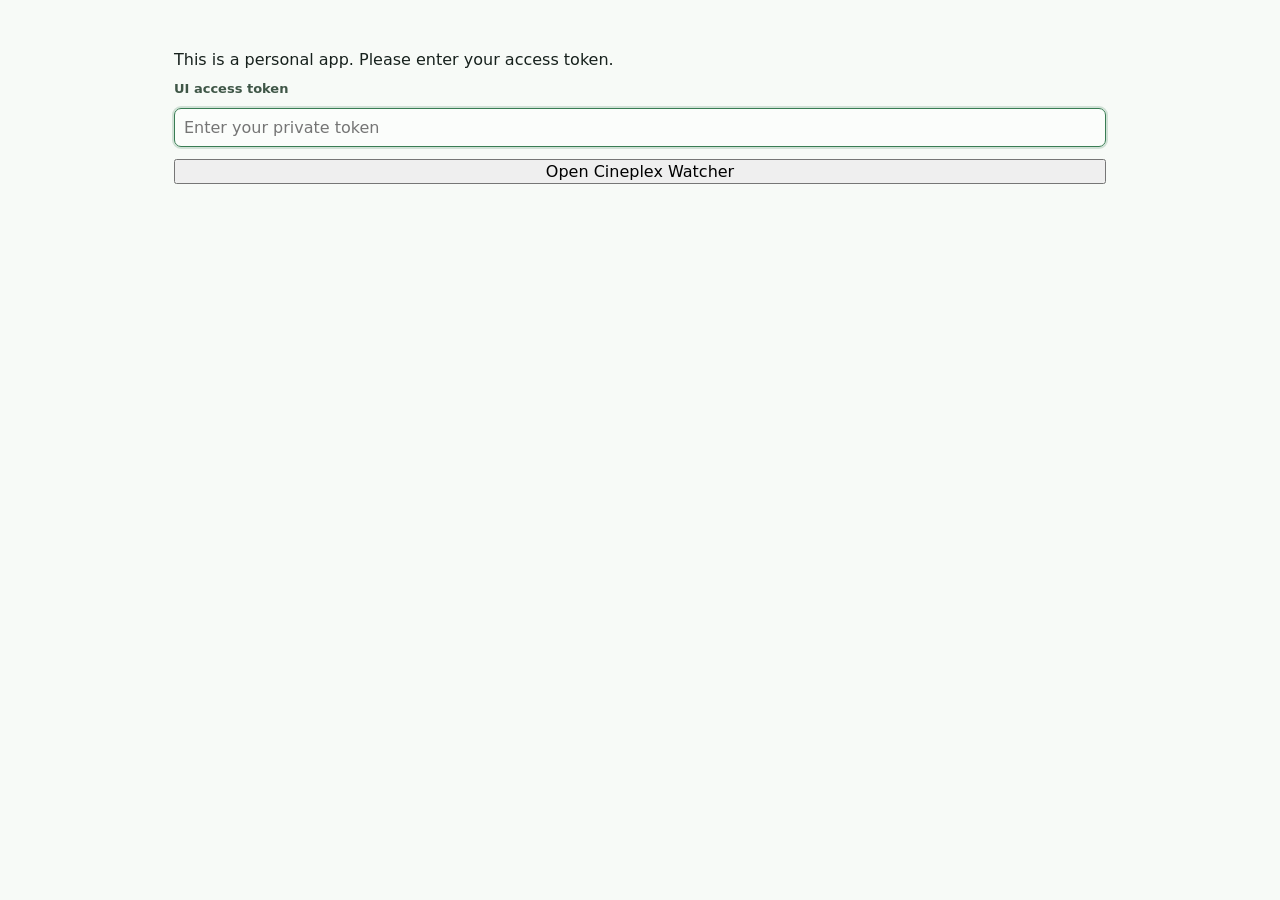
<file: web/index.html>
<!doctype html>
<html lang="en">
  <head>
    <meta charset="utf-8">
    <meta name="viewport" content="width=device-width, initial-scale=1">
    <meta name="referrer" content="no-referrer">
    <title>Cineplex Seat Watcher</title>
    <link rel="stylesheet" href="styles.css?v=20260914-dashboard-2">
  </head>
  <body>
    <main id="app" hidden>
      <header class="app-header">
        <h1>Cineplex watchers</h1>
        <p class="hint">Seat availability and ticket-sale watches.</p>
      </header>
      <nav class="tabs" aria-label="Watcher type">
        <button id="dashboard-tab" class="tab" type="button" role="tab" aria-selected="true" aria-controls="dashboard-panel">📊 Dashboard</button>
        <button id="seat-tab" class="tab" type="button" role="tab" aria-selected="false" aria-controls="seat-panel">🎟 Seat watcher</button>
        <button id="ticket-tab" class="tab" type="button" role="tab" aria-selected="false" aria-controls="ticket-panel">🎫 Ticket watcher</button>
        <button id="guide-tab" class="tab" type="button" role="tab" aria-selected="false" aria-controls="guide-panel">📖 Guide</button>
      </nav>
      <section id="dashboard-panel" class="tab-panel" role="tabpanel" aria-labelledby="dashboard-tab">
        <header class="page-header"><div><h2>Dashboard</h2><p id="dashboard-updated" class="hint">Loading watcher status…</p></div><button id="refresh-dashboard" class="secondary" type="button">↻ Refresh</button></header>
        <section id="dashboard-health" class="health-grid" aria-live="polite"></section>
        <section class="dashboard-section"><h3 class="dashboard-heading">Latest scans</h3><ul id="dashboard-activity" class="activity-list"></ul></section>
        <section class="dashboard-section"><h3 class="dashboard-heading">Quick actions</h3><div class="quick-actions"><button class="secondary" type="button" data-open-tab="seat">🎟 Open seat watcher</button><button class="secondary" type="button" data-open-tab="ticket">🎫 Open ticket watcher</button><button class="secondary" type="button" data-open-tab="guide">📖 Command guide</button></div></section>
      </section>
      <section id="seat-panel" class="tab-panel" role="tabpanel" aria-labelledby="seat-tab" hidden>
        <header class="page-header">
          <div><h2>Seat watches</h2><p class="hint">Showtimes grouped by date and ordered by time.</p></div>
          <button id="open-add" class="primary" type="button">+ Add seat watcher</button>
        </header>
        <p id="load-status" class="result" role="status">Loading seat watches…</p>
        <p id="action-result" class="result" role="status"></p>
        <section id="date-groups" aria-live="polite"></section>
      </section>
      <section id="ticket-panel" class="tab-panel" role="tabpanel" aria-labelledby="ticket-tab" hidden>
        <header class="page-header">
          <div><h2>Ticket watches</h2><p class="hint">Compact cards show whether ticket sales have started.</p></div>
          <button id="open-ticket-add" class="primary" type="button">+ Add ticket watch</button>
        </header>
        <p id="ticket-load-status" class="result" role="status">Open this tab to load ticket watches.</p>
        <p id="ticket-action-result" class="result" role="status"></p>
        <section id="ticket-watches" aria-live="polite"></section>
      </section>
      <section id="guide-panel" class="tab-panel" role="tabpanel" aria-labelledby="guide-tab" hidden>
        <header class="page-header"><div><h2>Bot command guide</h2><p class="hint">Send commands in your private Telegram chat with the bot.</p></div></header>
        <article class="command-group"><h3>🎟 Seat watcher</h3><p class="hint">Add theatre details and seat labels in the web interface. Telegram is for quick showtime management and details.</p><div class="command"><code>/watchseat CineplexPreviewUrl</code><span>Read a preview URL and add its showtime, or create its movie watch with the default seat rule.</span><button class="copy-command" type="button">Copy</button></div><div class="command"><code>/watchshowtime Dune 405740,405741</code><span>Start watching comma-separated showtime IDs.</span><button class="copy-command" type="button">Copy</button></div><div class="command"><code>/stopshowtime Dune 405741</code><span>Stop one watched showtime.</span><button class="copy-command" type="button">Copy</button></div><div class="command"><code>/stopseats Dune</code><span>Stop the complete seat watch, including every showtime.</span><button class="copy-command" type="button">Copy</button></div><div class="command"><code>/refreshseats Dune</code><span>Request an immediate seat check for one watch.</span><button class="copy-command" type="button">Copy</button></div><div class="command"><code>/listseats</code><span>Show a short summary of all seat watches.</span><button class="copy-command" type="button">Copy</button></div><div class="command"><code>/seatinfo Dune</code><span>Show available and still-watched showtimes, grouped by day.</span><button class="copy-command" type="button">Copy</button></div></article>
        <article class="command-group"><h3>🎫 Ticket watcher</h3><p class="hint">Watch a movie until Cineplex starts selling tickets.</p><div class="command"><code>/watch Dune: Part 3</code><span>Start a ticket-sale watch.</span><button class="copy-command" type="button">Copy</button></div><div class="command"><code>/stopwatch Dune: Part 3</code><span>Stop a ticket-sale watch.</span><button class="copy-command" type="button">Copy</button></div><div class="command"><code>/list</code><span>List current ticket-sale watches.</span><button class="copy-command" type="button">Copy</button></div></article>
        <article class="command-group"><h3>🔐 Access</h3><p class="hint">Use this only in a private chat with the bot.</p><div class="command"><code>/id</code><span>Show your Telegram chat ID so the owner can authorize it.</span><button class="copy-command" type="button">Copy</button></div></article>
        <section class="dashboard-section"><h3 class="dashboard-heading">How seat alerts work</h3><p class="guide-note">A matching seat alerts once when it becomes available. It is not alerted again while it stays available. If it disappears and later reopens, the bot alerts again. Scan failures are sent to Telegram and written to logs.</p></section>
      </section>
    </main>

    <dialog id="watch-dialog" aria-labelledby="watch-dialog-title">
      <div class="dialog-header"><div><h2 id="watch-dialog-title">Add seat watcher</h2><p id="watch-dialog-hint" class="hint">Use a name and showtime IDs. Date and time are found automatically.</p></div><button id="close-dialog" class="close" type="button" aria-label="Close">×</button></div>
      <form id="watch-form">
        <label>Watch name<input id="watch-name" name="name" maxlength="80" required></label>
        <div class="field-grid"><label>Theatre ID<input id="theatre-id" name="theatreId" inputmode="numeric" required></label><label>Theatre name<input id="theatre-name" name="theatreName" required></label></div>
        <label>Showtime IDs <span class="hint">Separate with commas.</span><textarea id="showtime-ids" name="showtimeIds" required placeholder="405743, 405765"></textarea></label>
        <label>Seat labels <span class="hint">Example: E9-E17, F14-F23</span><input id="seat-rule" name="rule" value="E9-E17, F14-F23, G14-G23, H14-H23, I14-I23" required></label>
        <p id="form-result" class="result" role="status"></p>
        <div class="form-actions"><button id="cancel-dialog" class="secondary" type="button">Cancel</button><button id="save-watch" class="primary" type="submit">Start watching</button></div>
      </form>
    </dialog>
    <dialog id="ticket-dialog" aria-labelledby="ticket-dialog-title">
      <div class="dialog-header"><div><h2 id="ticket-dialog-title">Add ticket watch</h2><p class="hint">One Cineplex movie name per line.</p></div><button id="close-ticket-dialog" class="close" type="button" aria-label="Close">×</button></div>
      <form id="ticket-form">
        <label>Movie names<textarea id="ticket-titles" name="titles" maxlength="1400" required placeholder="Dune&#10;The Odyssey"></textarea></label>
        <p id="ticket-form-result" class="result" role="status"></p>
        <div class="form-actions"><button id="cancel-ticket-dialog" class="secondary" type="button">Cancel</button><button class="primary" type="submit">Start watching</button></div>
      </form>
    </dialog>
    <dialog id="seat-preview-dialog" class="seat-preview-dialog" aria-labelledby="seat-preview-title">
      <div class="dialog-header"><div><h2 id="seat-preview-title">👁️ Watched seats</h2><p id="seat-preview-meta" class="hint">Loading seat layout…</p></div><button id="close-seat-preview" class="close" type="button" aria-label="Close seat preview">×</button></div>
      <div class="seat-preview-content">
        <div class="seat-preview-toolbar"><div class="seat-legend"><span><i class="legend-seat watched"></i> Watched</span><span><i class="legend-seat unwatched"></i> Not watched</span></div><label class="hint">Layout from <select id="seat-preview-showtime" aria-label="Showtime seat layout"></select></label></div>
        <div class="screen">Screen</div>
        <div id="seat-map" class="seat-map" aria-live="polite" aria-label="Cineplex seat map"></div>
        <p id="seat-preview-result" class="summary"></p>
      </div>
    </dialog>
    <script src="app.js?v=20260914-dashboard-2"></script>
  </body>
</html>
</file>
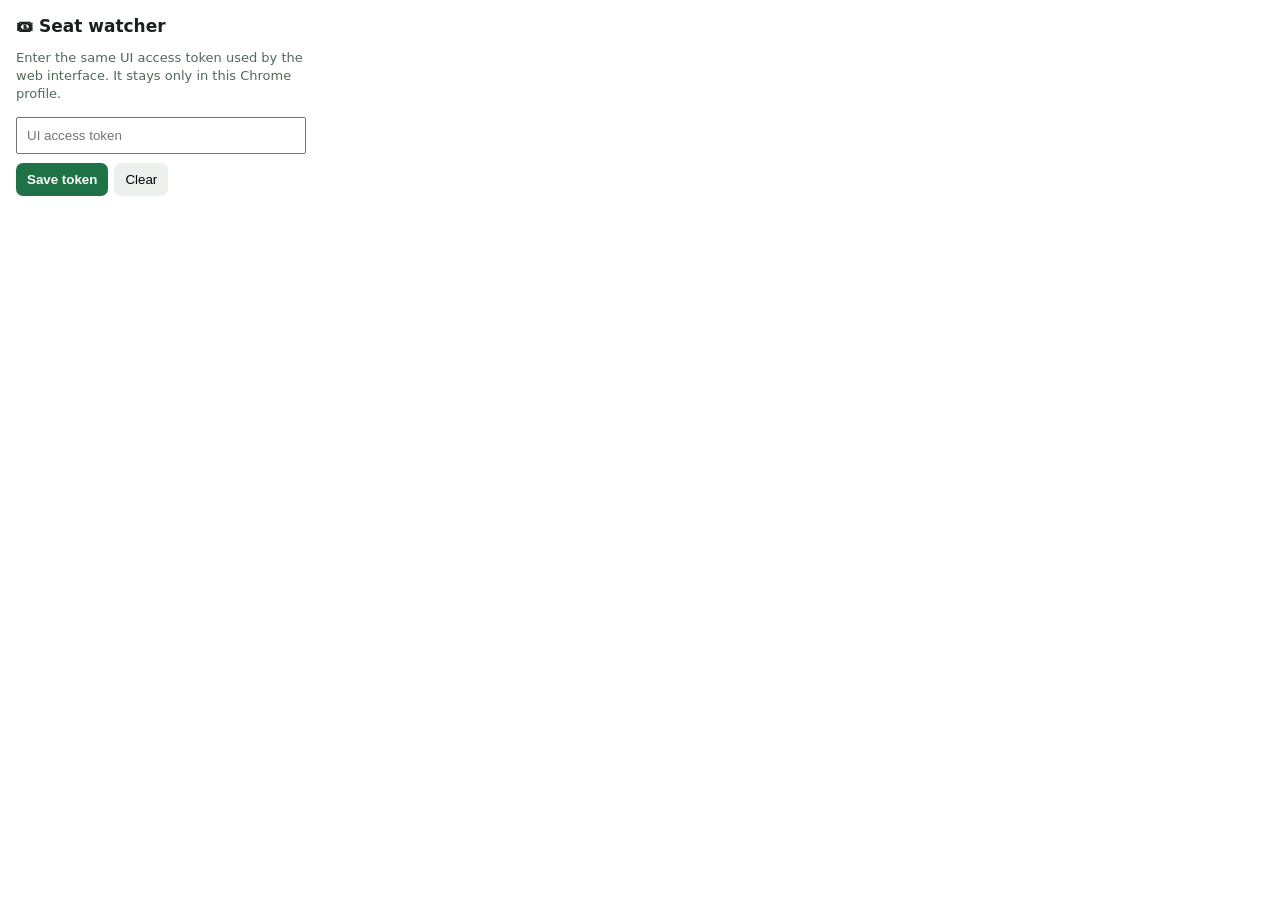
<file: chrome-extension/popup.html>
<!doctype html><html lang="en"><meta charset="utf-8"><meta name="viewport" content="width=device-width,initial-scale=1"><title>Cineplex Seat Watcher</title><style>body{font:14px system-ui;margin:0;padding:16px;width:290px;color:#17211d}h1{font-size:17px;margin:0 0 7px}p{color:#52695a;font-size:13px;line-height:1.4}input{box-sizing:border-box;padding:9px;width:100%}button{border:0;border-radius:7px;cursor:pointer;margin-top:9px;padding:9px 11px}#save{background:#1f7146;color:#fff;font-weight:700}#clear{background:#edf1ee;margin-left:6px}#status{min-height:18px}</style><body><h1>🎟 Seat watcher</h1><p>Enter the same UI access token used by the web interface. It stays only in this Chrome profile.</p><input id="token" type="password" autocomplete="off" placeholder="UI access token"><button id="save">Save token</button><button id="clear">Clear</button><p id="status"></p><script src="popup.js"></script></body></html>
</file>
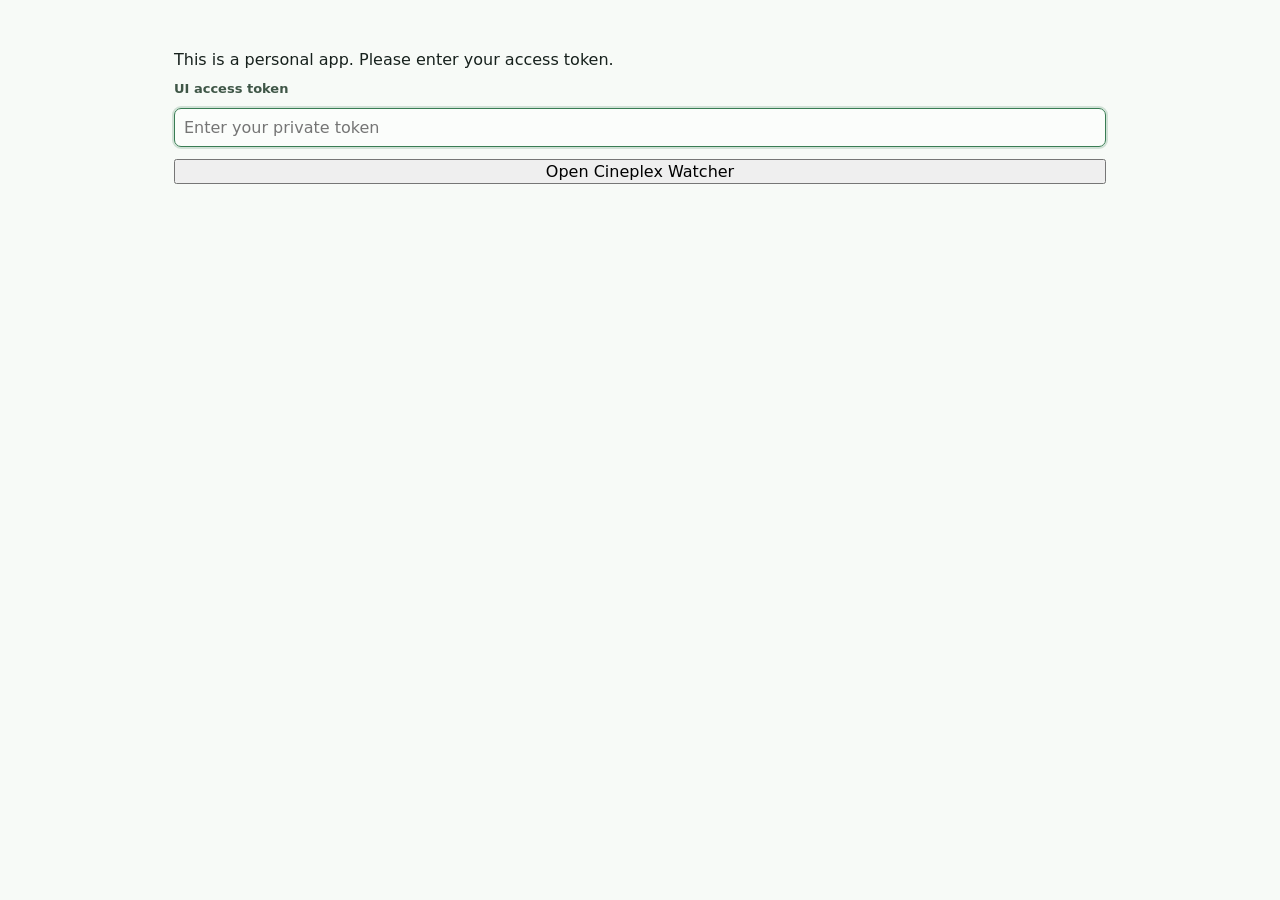
<file: web/login.html>
<!doctype html>
<html lang="en">
  <head>
    <meta charset="utf-8">
    <meta name="viewport" content="width=device-width, initial-scale=1">
    <meta name="referrer" content="no-referrer">
    <title>Cineplex Watcher access</title>
    <link rel="stylesheet" href="styles.css?v=20260913-5">
  </head>
  <body class="login-page">
    <main class="login-main">
      <form id="access-form" class="panel">
        <p>This is a personal app. Please enter your access token.</p>
        <label for="access-token">UI access token</label>
        <input id="access-token" name="token" type="password" autocomplete="current-password" placeholder="Enter your private token" required>
        <button type="submit">Open Cineplex Watcher</button>
        <p id="access-result" class="result" role="status"></p>
      </form>
    </main>
    <script src="login.js?v=20260913-5"></script>
  </body>
</html>
</file>
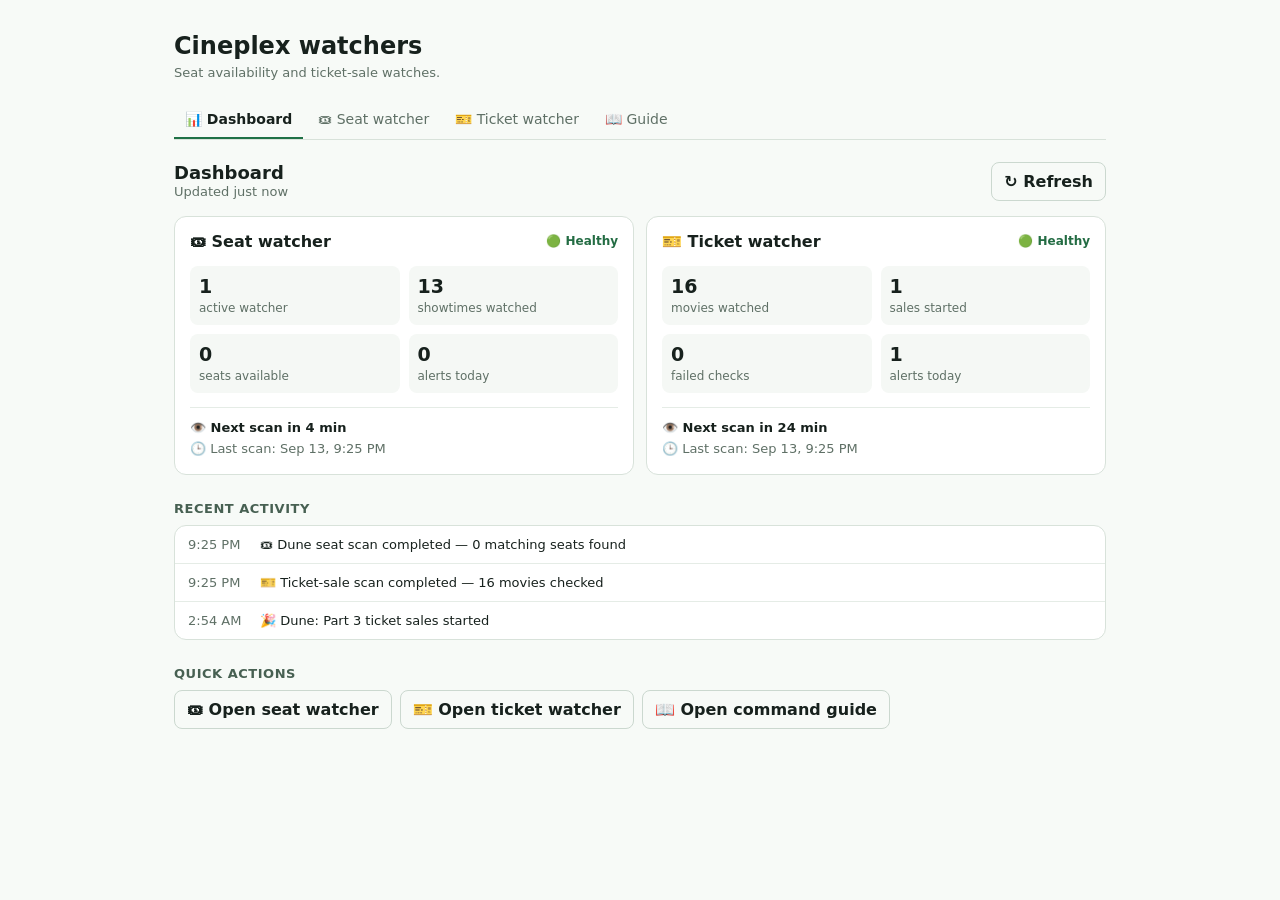
<file: docs/tasks/dashboard-guide-tabs-template.html>
<!doctype html>
<html lang="en">
  <head>
    <meta charset="utf-8">
    <meta name="viewport" content="width=device-width, initial-scale=1">
    <title>Cineplex Watchers — Dashboard and Guide template</title>
    <style>
      :root { color-scheme: light dark; font-family: Inter, ui-sans-serif, system-ui, sans-serif; }
      * { box-sizing: border-box; }
      body { background: light-dark(#f7faf7, #101713); color: light-dark(#17211d, #eef8f2); margin: 0; min-width: 320px; }
      main { margin: 0 auto; max-width: 980px; padding: 32px 24px 56px; }
      h1, h2, h3, p { margin: 0; }
      h1 { font-size: 24px; font-weight: 700; }
      h2 { font-size: 18px; }
      h3 { font-size: 14px; }
      button { color: inherit; cursor: pointer; font: inherit; }
      .hint, .meta { color: light-dark(#5f7066, #a9baaf); font-size: 13px; line-height: 1.45; }
      .page-header { margin-bottom: 18px; }
      .page-header .hint { margin-top: 4px; }
      .tabs { border-bottom: 1px solid light-dark(#d8e2da, #35463b); display: flex; gap: 4px; margin-bottom: 22px; overflow-x: auto; }
      .tab { background: transparent; border: 0; border-bottom: 2px solid transparent; color: light-dark(#5f7066, #a9baaf); flex: 0 0 auto; font-size: 14px; padding: 10px 11px; }
      .tab[aria-selected="true"] { border-bottom-color: light-dark(#1f7146, #78d59a); color: inherit; font-weight: 700; }
      .panel[hidden] { display: none; }
      .panel-header { align-items: center; display: flex; justify-content: space-between; margin-bottom: 14px; }
      .primary, .secondary { border-radius: 8px; font-weight: 650; padding: 9px 12px; }
      .primary { background: light-dark(#1f7146, #61bd83); border: 0; color: light-dark(#fff, #102317); }
      .secondary { background: transparent; border: 1px solid light-dark(#cbd8cf, #4a5c51); }
      .health-grid { display: grid; gap: 12px; grid-template-columns: repeat(2, minmax(0, 1fr)); }
      .health-card { background: light-dark(#fff, #18231d); border: 1px solid light-dark(#d8e2da, #35463b); border-radius: 12px; padding: 15px; }
      .health-top { align-items: center; display: flex; gap: 8px; justify-content: space-between; }
      .health-name { font-size: 16px; font-weight: 700; }
      .health-state { color: light-dark(#236c43, #78d59a); font-size: 12px; font-weight: 700; }
      .health-stats { display: grid; gap: 9px; grid-template-columns: 1fr 1fr; margin-top: 15px; }
      .stat { background: light-dark(#f5f8f5, #111b15); border-radius: 8px; padding: 9px; }
      .stat strong { display: block; font-size: 19px; }
      .stat span { color: light-dark(#5f7066, #a9baaf); font-size: 12px; }
      .scan-timing { border-top: 1px solid light-dark(#e5ece6, #304137); display: grid; gap: 5px; margin-top: 14px; padding-top: 12px; }
      .scan-timing b { font-size: 13px; }
      .section { margin-top: 26px; }
      .section-title { color: light-dark(#476052, #a5c6ae); font-size: 13px; font-weight: 700; letter-spacing: .04em; margin-bottom: 9px; text-transform: uppercase; }
      .activity { background: light-dark(#fff, #18231d); border: 1px solid light-dark(#d8e2da, #35463b); border-radius: 12px; list-style: none; margin: 0; padding: 0; }
      .activity li { border-top: 1px solid light-dark(#e5ece6, #304137); font-size: 13px; padding: 11px 13px; }
      .activity li:first-child { border-top: 0; }
      .activity time { color: light-dark(#5f7066, #a9baaf); display: inline-block; min-width: 72px; }
      .quick-actions { display: flex; flex-wrap: wrap; gap: 8px; }
      .command-group { background: light-dark(#fff, #18231d); border: 1px solid light-dark(#d8e2da, #35463b); border-radius: 12px; margin-top: 12px; padding: 14px; }
      .command-group > .hint { margin-top: 4px; }
      .command { align-items: center; border-top: 1px solid light-dark(#e5ece6, #304137); display: grid; gap: 10px; grid-template-columns: minmax(160px, auto) 1fr auto; margin-top: 12px; padding-top: 12px; }
      code { background: light-dark(#f0f5f1, #101813); border-radius: 6px; color: inherit; font: 600 12px ui-monospace, SFMono-Regular, Menlo, monospace; padding: 6px 7px; white-space: nowrap; }
      .copy { background: transparent; border: 1px solid light-dark(#cbd8cf, #4a5c51); border-radius: 6px; font-size: 12px; padding: 5px 7px; }
      .info-box { background: light-dark(#edf7ef, #132119); border-left: 3px solid light-dark(#398054, #78d59a); border-radius: 6px; font-size: 13px; line-height: 1.5; margin-top: 12px; padding: 11px 12px; }
      @media (max-width: 640px) { main { padding: 22px 18px 40px; } .health-grid { grid-template-columns: 1fr; } .panel-header { align-items: stretch; flex-direction: column; gap: 12px; } .primary { width: 100%; } .command { align-items: start; grid-template-columns: 1fr auto; } .command .hint { grid-column: 1 / -1; grid-row: 2; } code { overflow-x: auto; } }
    </style>
  </head>
  <body>
    <main>
      <header class="page-header"><h1>Cineplex watchers</h1><p class="hint">Seat availability and ticket-sale watches.</p></header>

      <nav class="tabs" aria-label="Cineplex watcher sections">
        <button class="tab" data-panel="dashboard" aria-selected="true">📊 Dashboard</button>
        <button class="tab" data-panel="seat">🎟 Seat watcher</button>
        <button class="tab" data-panel="ticket">🎫 Ticket watcher</button>
        <button class="tab" data-panel="guide" aria-selected="false">📖 Guide</button>
      </nav>

      <!-- Proposed dashboard: values are examples, not live data. -->
      <section class="panel" id="dashboard">
        <header class="panel-header"><div><h2>Dashboard</h2><p class="hint">Updated just now</p></div><button class="secondary">↻ Refresh</button></header>
        <div class="health-grid">
          <article class="health-card">
            <div class="health-top"><span class="health-name">🎟 Seat watcher</span><span class="health-state">🟢 Healthy</span></div>
            <div class="health-stats"><div class="stat"><strong>1</strong><span>active watcher</span></div><div class="stat"><strong>13</strong><span>showtimes watched</span></div><div class="stat"><strong>0</strong><span>seats available</span></div><div class="stat"><strong>0</strong><span>alerts today</span></div></div>
            <div class="scan-timing"><b>👁️ Next scan in 4 min</b><span class="hint">🕒 Last scan: Sep 13, 9:25 PM</span></div>
          </article>
          <article class="health-card">
            <div class="health-top"><span class="health-name">🎫 Ticket watcher</span><span class="health-state">🟢 Healthy</span></div>
            <div class="health-stats"><div class="stat"><strong>16</strong><span>movies watched</span></div><div class="stat"><strong>1</strong><span>sales started</span></div><div class="stat"><strong>0</strong><span>failed checks</span></div><div class="stat"><strong>1</strong><span>alerts today</span></div></div>
            <div class="scan-timing"><b>👁️ Next scan in 24 min</b><span class="hint">🕒 Last scan: Sep 13, 9:25 PM</span></div>
          </article>
        </div>
        <section class="section"><h3 class="section-title">Recent activity</h3><ul class="activity"><li><time>9:25 PM</time>🎟 Dune seat scan completed — 0 matching seats found</li><li><time>9:25 PM</time>🎫 Ticket-sale scan completed — 16 movies checked</li><li><time>2:54 AM</time>🎉 Dune: Part 3 ticket sales started</li></ul></section>
        <section class="section"><h3 class="section-title">Quick actions</h3><div class="quick-actions"><button class="secondary" data-panel="seat">🎟 Open seat watcher</button><button class="secondary" data-panel="ticket">🎫 Open ticket watcher</button><button class="secondary" data-panel="guide">📖 Open command guide</button></div></section>
      </section>

      <!-- Existing watcher tabs are represented only as placeholders in this proposal. -->
      <section class="panel" id="seat" hidden><h2>🎟 Seat watcher</h2><p class="hint">Use the existing date-grouped Seat watcher layout here.</p></section>
      <section class="panel" id="ticket" hidden><h2>🎫 Ticket watcher</h2><p class="hint">Use the existing compact ticket-card layout here.</p></section>

      <!-- Proposed documentation/command guide. -->
      <section class="panel" id="guide" hidden>
        <header class="panel-header"><div><h2>Bot command guide</h2><p class="hint">Send commands to the Telegram bot in your private chat.</p></div></header>
        <article class="command-group"><h3>🎟 Seat watcher</h3><p class="hint">Add and manage precise showtimes. Configure theatre and seat labels in the web interface.</p>
          <div class="command"><code>/watchshowtime Dune 405740,405741</code><span class="hint">Start watching comma-separated showtime IDs.</span><button class="copy">Copy</button></div>
          <div class="command"><code>/stopshowtime Dune 405741</code><span class="hint">Stop one watched showtime.</span><button class="copy">Copy</button></div>
          <div class="command"><code>/stopseats Dune</code><span class="hint">Stop every showtime in one seat watch.</span><button class="copy">Copy</button></div>
          <div class="command"><code>/refreshseats Dune</code><span class="hint">Request an immediate check for one seat watch.</span><button class="copy">Copy</button></div>
          <div class="command"><code>/listseats</code><span class="hint">Show a short summary of every seat watch.</span><button class="copy">Copy</button></div>
          <div class="command"><code>/seatinfo Dune</code><span class="hint">Show available and still-watched showtimes, grouped by day.</span><button class="copy">Copy</button></div>
        </article>
        <article class="command-group"><h3>🎫 Ticket watcher</h3><p class="hint">Watch for Cineplex to start selling tickets for a movie.</p>
          <div class="command"><code>/watch Dune: Part 3</code><span class="hint">Start a ticket-sale watch.</span><button class="copy">Copy</button></div>
          <div class="command"><code>/stopwatch Dune: Part 3</code><span class="hint">Stop a ticket-sale watch.</span><button class="copy">Copy</button></div>
          <div class="command"><code>/list</code><span class="hint">List current ticket-sale watches.</span><button class="copy">Copy</button></div>
        </article>
        <article class="command-group"><h3>🔐 Access</h3><p class="hint">Use this only in a private chat with the bot.</p><div class="command"><code>/id</code><span class="hint">Show your Telegram chat ID so the owner can authorize it.</span><button class="copy">Copy</button></div></article>
        <section class="section"><h3 class="section-title">How seat alerts work</h3><div class="info-box">A matching seat alerts once when it becomes available. It is not alerted again while it stays available. If it disappears and later reopens, the bot alerts again. Scan failures are sent to Telegram and written to logs.</div></section>
      </section>
    </main>
    <script>
      const tabs = document.querySelectorAll('.tab');
      const select = (id) => { document.querySelectorAll('.panel').forEach((panel) => { panel.hidden = panel.id !== id; }); tabs.forEach((tab) => tab.setAttribute('aria-selected', String(tab.dataset.panel === id))); };
      tabs.forEach((tab) => tab.addEventListener('click', () => select(tab.dataset.panel)));
      document.querySelectorAll('[data-panel]').forEach((button) => { if (!button.classList.contains('tab')) button.addEventListener('click', () => select(button.dataset.panel)); });
      document.querySelectorAll('.copy').forEach((button) => button.addEventListener('click', async () => { await navigator.clipboard.writeText(button.parentElement.querySelector('code').textContent); button.textContent = 'Copied'; setTimeout(() => { button.textContent = 'Copy'; }, 1200); }));
    </script>
  </body>
</html>
</file>
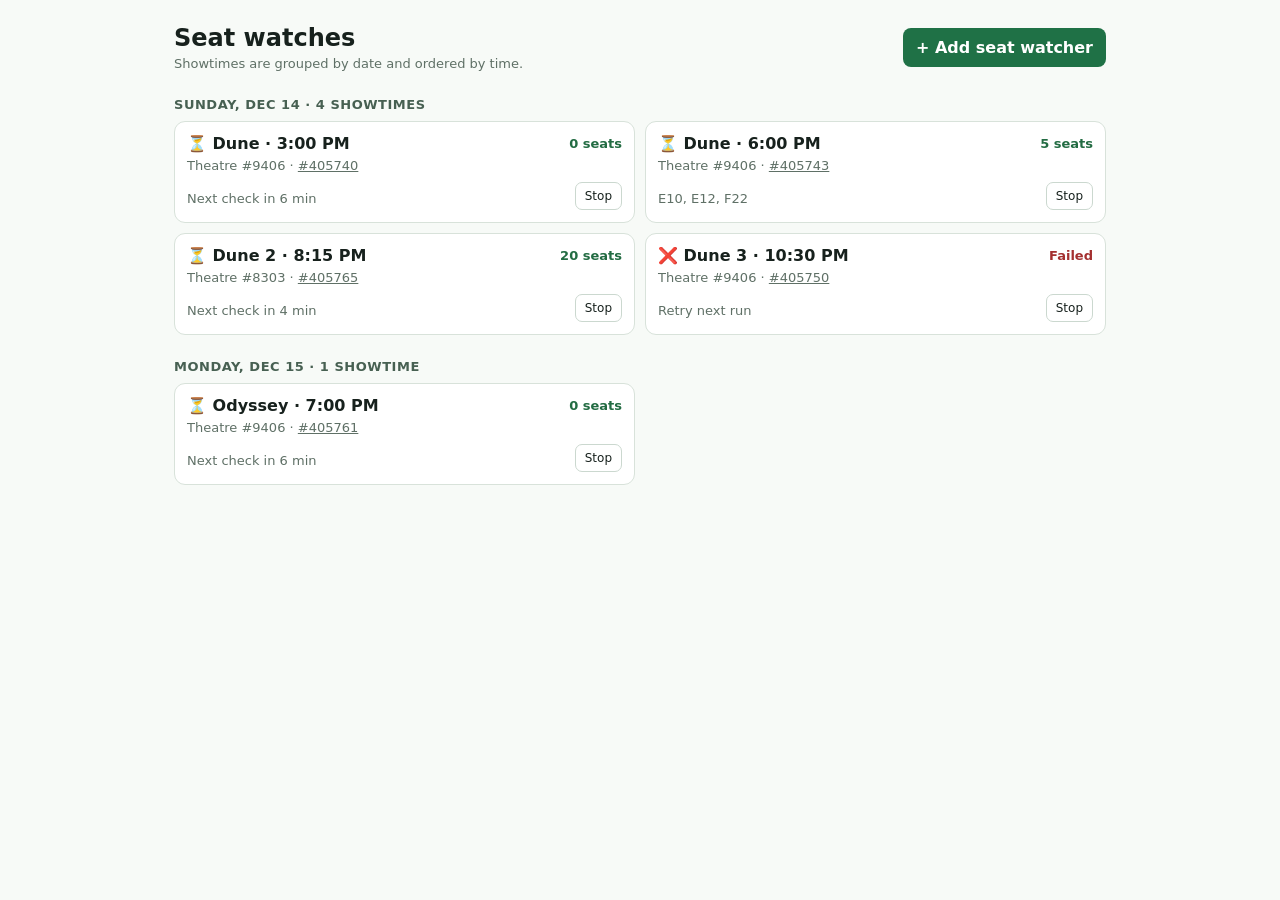
<file: docs/tasks/seat-watcher-layout-template.html>
<!doctype html>
<html lang="en">
  <head>
    <meta charset="utf-8">
    <meta name="viewport" content="width=device-width, initial-scale=1">
    <title>Cineplex Seat Watcher</title>
    <style>
      :root { color-scheme: light dark; font-family: system-ui, sans-serif; }
      * { box-sizing: border-box; }
      body { background: light-dark(#f7faf7, #101713); color: light-dark(#17211d, #eef8f2); margin: 0; }
      main { margin: 0 auto; max-width: 980px; padding: 24px; }
      header { align-items: center; display: flex; justify-content: space-between; margin-bottom: 26px; }
      h1, h2, h3, p { margin: 0; }
      h1 { font-size: 24px; font-weight: 600; }
      .hint, .showtime-meta { color: light-dark(#5f7066, #a9baaf); font-size: 13px; }
      .hint { margin-top: 4px; }
      button { cursor: pointer; font: inherit; }
      .primary { background: light-dark(#1f7146, #61bd83); border: 0; border-radius: 8px; color: light-dark(#fff, #102317); font-weight: 600; padding: 10px 13px; }
      .date-group { margin-top: 24px; }
      .date-heading { color: light-dark(#476052, #a5c6ae); font-size: 13px; font-weight: 600; letter-spacing: .04em; margin-bottom: 9px; text-transform: uppercase; }
      .showtime-grid { display: grid; gap: 10px; grid-template-columns: repeat(2, minmax(0, 1fr)); }
      .showtime-card { background: light-dark(#fff, #18231d); border: 1px solid light-dark(#d8e2da, #35463b); border-radius: 11px; padding: 12px; }
      .card-top, .card-bottom { align-items: center; display: flex; gap: 10px; justify-content: space-between; }
      .card-bottom { margin-top: 9px; }
      .showtime-link { color: inherit; font-size: 16px; font-weight: 600; text-decoration: none; }
      .showtime-link:hover, .showtime-meta a:hover { text-decoration: underline; }
      .showtime-meta { margin-top: 5px; }
      .showtime-meta a { color: inherit; }
      .status { color: light-dark(#236c43, #78d59a); font-size: 13px; font-weight: 600; white-space: nowrap; }
      .status.error { color: light-dark(#a43030, #ff9696); }
      .stop { background: transparent; border: 1px solid light-dark(#cbd8cf, #4a5c51); border-radius: 7px; color: inherit; font-size: 12px; padding: 6px 9px; }
      dialog { background: light-dark(#fff, #19251e); border: 1px solid light-dark(#d5e0d8, #3b4f42); border-radius: 14px; color: inherit; max-width: 590px; padding: 20px; width: calc(100% - 32px); }
      dialog::backdrop { background: rgba(8, 18, 12, .48); }
      .dialog-header { align-items: start; display: flex; justify-content: space-between; }
      .close { background: transparent; border: 0; color: inherit; font-size: 22px; line-height: 1; }
      form { display: grid; gap: 12px; margin-top: 18px; }
      .field-grid { display: grid; gap: 12px; grid-template-columns: 1fr 1fr; }
      label { color: light-dark(#3f5647, #bed0c2); display: grid; font-size: 13px; gap: 5px; }
      input, textarea { background: light-dark(#fbfdfb, #101813); border: 1px solid light-dark(#bdcdbf, #4a5c51); border-radius: 7px; color: inherit; font: inherit; padding: 9px; width: 100%; }
      textarea { min-height: 64px; resize: vertical; }
      .form-actions { display: flex; gap: 9px; justify-content: flex-end; margin-top: 4px; }
      .secondary { background: transparent; border: 0; color: inherit; padding: 10px; }
      @media (max-width: 640px) { main { padding: 18px; } header { align-items: stretch; flex-direction: column; gap: 14px; } .showtime-grid, .field-grid { grid-template-columns: 1fr; } .primary { width: 100%; } }
    </style>
  </head>
  <body>
    <main>
      <header>
        <div>
          <h1>Seat watches</h1>
          <p class="hint">Showtimes are grouped by date and ordered by time.</p>
        </div>
        <button class="primary" id="open-add" type="button">+ Add seat watcher</button>
      </header>

      <!-- Render one date group for every calendar day with enabled showtimes. -->
      <section class="date-group" aria-labelledby="dec-14">
        <h2 class="date-heading" id="dec-14">Sunday, Dec 14 · 4 showtimes</h2>
        <div class="showtime-grid">
          <!-- A card represents one watched showtime. The preview link uses theatreId + showtimeId. -->
          <article class="showtime-card">
            <div class="card-top">
              <a class="showtime-link" href="https://www.cineplex.com/ticketing/preview?theatreId=9406&amp;showtimeId=405740" target="_blank" rel="noreferrer">⏳ Dune · 3:00 PM</a>
              <span class="status">0 seats</span>
            </div>
            <p class="showtime-meta">Theatre #9406 · <a href="https://www.cineplex.com/ticketing/preview?theatreId=9406&amp;showtimeId=405740" target="_blank" rel="noreferrer">#405740</a></p>
            <div class="card-bottom"><span class="hint">Next check in 6 min</span><button class="stop" type="button">Stop</button></div>
          </article>
          <article class="showtime-card">
            <div class="card-top">
              <a class="showtime-link" href="https://www.cineplex.com/ticketing/preview?theatreId=9406&amp;showtimeId=405743" target="_blank" rel="noreferrer">⏳ Dune · 6:00 PM</a>
              <span class="status">5 seats</span>
            </div>
            <p class="showtime-meta">Theatre #9406 · <a href="https://www.cineplex.com/ticketing/preview?theatreId=9406&amp;showtimeId=405743" target="_blank" rel="noreferrer">#405743</a></p>
            <div class="card-bottom"><span class="hint">E10, E12, F22</span><button class="stop" type="button">Stop</button></div>
          </article>
          <article class="showtime-card">
            <div class="card-top">
              <a class="showtime-link" href="https://www.cineplex.com/ticketing/preview?theatreId=8303&amp;showtimeId=405765" target="_blank" rel="noreferrer">⏳ Dune 2 · 8:15 PM</a>
              <span class="status">20 seats</span>
            </div>
            <p class="showtime-meta">Theatre #8303 · <a href="https://www.cineplex.com/ticketing/preview?theatreId=8303&amp;showtimeId=405765" target="_blank" rel="noreferrer">#405765</a></p>
            <div class="card-bottom"><span class="hint">Next check in 4 min</span><button class="stop" type="button">Stop</button></div>
          </article>
          <article class="showtime-card">
            <div class="card-top"><a class="showtime-link" href="https://www.cineplex.com/ticketing/preview?theatreId=9406&amp;showtimeId=405750" target="_blank" rel="noreferrer">❌ Dune 3 · 10:30 PM</a><span class="status error">Failed</span></div>
            <p class="showtime-meta">Theatre #9406 · <a href="https://www.cineplex.com/ticketing/preview?theatreId=9406&amp;showtimeId=405750" target="_blank" rel="noreferrer">#405750</a></p>
            <div class="card-bottom"><span class="hint">Retry next run</span><button class="stop" type="button">Stop</button></div>
          </article>
        </div>
      </section>

      <section class="date-group" aria-labelledby="dec-15">
        <h2 class="date-heading" id="dec-15">Monday, Dec 15 · 1 showtime</h2>
        <div class="showtime-grid">
          <article class="showtime-card">
            <div class="card-top"><a class="showtime-link" href="https://www.cineplex.com/ticketing/preview?theatreId=9406&amp;showtimeId=405761" target="_blank" rel="noreferrer">⏳ Odyssey · 7:00 PM</a><span class="status">0 seats</span></div>
            <p class="showtime-meta">Theatre #9406 · <a href="https://www.cineplex.com/ticketing/preview?theatreId=9406&amp;showtimeId=405761" target="_blank" rel="noreferrer">#405761</a></p>
            <div class="card-bottom"><span class="hint">Next check in 6 min</span><button class="stop" type="button">Stop</button></div>
          </article>
        </div>
      </section>
    </main>

    <!-- Static form fields match the agreed POST /api/seat-watches payload. -->
    <dialog id="add-dialog" aria-labelledby="add-heading">
      <div class="dialog-header"><div><h2 id="add-heading">Add seat watcher</h2><p class="hint">Create a precise Cineplex seat watch.</p></div><button class="close" id="close-add" type="button" aria-label="Close">×</button></div>
      <form method="dialog">
        <label>Watch name<input name="name" value="Dune" required></label>
        <div class="field-grid"><label>Theatre ID<input name="theatreId" inputmode="numeric" value="9406" required></label><label>Theatre name<input name="theatreName" value="Scotiabank Theatre Toronto" required></label></div>
        <label>Showtime IDs <span class="hint">Separate IDs with commas.</span><textarea name="showtimeIds" required>405740,405743,405765</textarea></label>
        <label>Seat labels<input name="rule" value="E9-E17, F14-F23, G14-G23, H14-H23, I14-I23" required></label>
        <div class="form-actions"><button class="secondary" value="cancel">Cancel</button><button class="primary" value="start">Start watching</button></div>
      </form>
    </dialog>
    <script>
      const dialog = document.querySelector('#add-dialog');
      document.querySelector('#open-add').addEventListener('click', () => dialog.showModal());
      document.querySelector('#close-add').addEventListener('click', () => dialog.close());
    </script>
  </body>
</html>
</file>
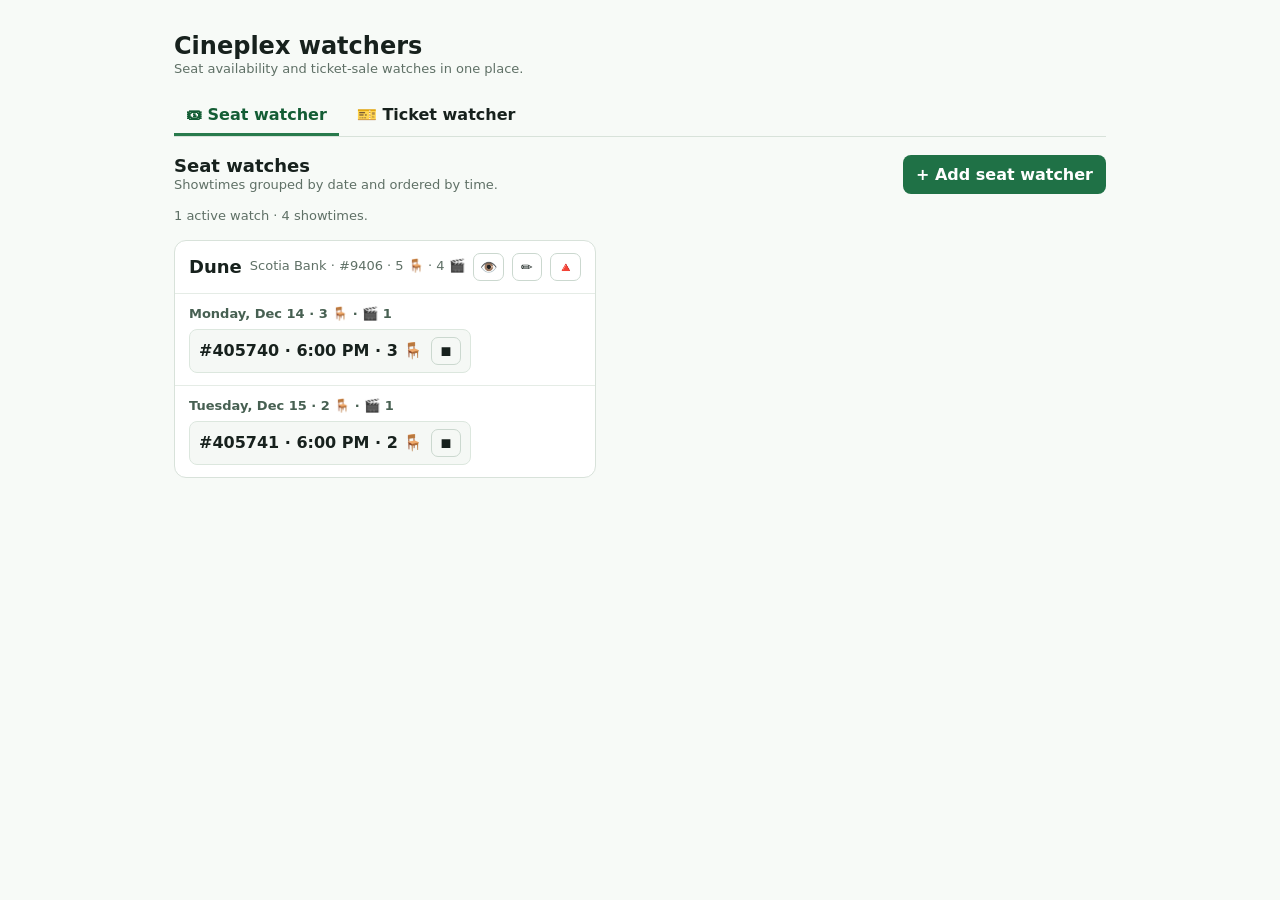
<file: docs/tasks/watcher-tabs-template.html>
<!doctype html>
<html lang="en">
  <head>
    <meta charset="utf-8">
    <meta name="viewport" content="width=device-width, initial-scale=1">
    <title>Cineplex Watchers — two-tab template</title>
    <style>
      :root { color-scheme: light dark; font-family: Inter, ui-sans-serif, system-ui, sans-serif; }
      * { box-sizing: border-box; }
      body { background: light-dark(#f7faf7, #101713); color: light-dark(#17211d, #eef8f2); margin: 0; min-width: 320px; }
      main { margin: 0 auto; max-width: 980px; padding: 32px 24px 56px; }
      h1, h2, h3, p { margin: 0; }
      h1 { font-size: 24px; font-weight: 650; }
      h2 { font-size: 18px; }
      button { color: inherit; cursor: pointer; font: inherit; }
      .hint, .result, .meta { color: light-dark(#5f7066, #a9baaf); font-size: 13px; line-height: 1.45; }
      .page-header { align-items: center; display: flex; justify-content: space-between; margin-bottom: 16px; }
      .tabs { border-bottom: 1px solid light-dark(#d8e2da, #35463b); display: flex; gap: 6px; margin-bottom: 18px; }
      .tab { background: transparent; border: 0; border-bottom: 3px solid transparent; font-weight: 650; padding: 10px 12px 9px; }
      .tab[aria-selected="true"] { border-bottom-color: light-dark(#287a4c, #78d59a); color: light-dark(#145d35, #a5e8bc); }
      .panel[hidden] { display: none; }
      .panel-header { align-items: center; display: flex; gap: 14px; justify-content: space-between; margin-bottom: 12px; }
      .primary { background: light-dark(#1f7146, #61bd83); border: 0; border-radius: 8px; color: light-dark(#fff, #102317); font-weight: 650; padding: 10px 13px; }
      .watcher-card, .ticket-card { background: light-dark(#fff, #18231d); border: 1px solid light-dark(#d8e2da, #35463b); border-radius: 12px; margin-top: 14px; max-width: 100%; overflow: hidden; width: fit-content; }
      .watcher-header, .ticket-header { align-items: center; display: flex; flex-wrap: wrap; gap: 8px; padding: 12px 14px; }
      .watcher-header h2, .ticket-header h2 { font-size: 18px; }
      .watcher-day { border-top: 1px solid light-dark(#e5ece6, #304137); padding: 12px 14px; }
      .day-heading { color: light-dark(#476052, #a5c6ae); font-size: 13px; font-weight: 650; margin-bottom: 8px; }
      .showtime-chip { align-items: center; background: light-dark(#f5f8f5, #111b15); border: 1px solid light-dark(#dce7de, #34463a); border-radius: 8px; display: flex; gap: 8px; margin-top: 7px; padding: 7px 9px; width: fit-content; }
      .showtime-chip a, .movie-link { color: inherit; font-weight: 650; text-decoration: none; }
      .showtime-chip a:hover, .movie-link:hover { text-decoration: underline; }
      .icon { background: transparent; border: 1px solid light-dark(#cbd8cf, #4a5c51); border-radius: 7px; font-size: 14px; line-height: 1; min-width: 30px; padding: 6px; }
      .ticket-section { margin-top: 22px; }
      .section-heading { color: light-dark(#476052, #a5c6ae); font-size: 13px; font-weight: 650; letter-spacing: .04em; text-transform: uppercase; }
      .ticket-grid { display: flex; flex-wrap: wrap; gap: 10px; margin-top: 9px; }
      .ticket-card { border-radius: 9px; display: grid; grid-template-columns: minmax(0, 1fr) 54px; margin-top: 0; overflow: hidden; width: min(270px, 100%); }
      .ticket-main { min-width: 0; padding: 10px 12px; }
      .ticket-main .meta { margin-top: 6px; }
      .ticket-stub { align-items: center; border-left: 1px dashed light-dark(#cbd8cf, #4a5c51); display: flex; flex-direction: column; gap: 4px; justify-content: center; padding: 7px 4px; text-align: center; }
      .ticket-stub .ticket-icon { font-size: 18px; line-height: 1; }
      .ticket-status { font-size: 10px; font-weight: 700; line-height: 1.15; }
      .ticket-status.waiting { color: light-dark(#8a6400, #ffe078); }
      .ticket-status.started { color: light-dark(#236c43, #78d59a); }
      .ticket-status.failed { color: light-dark(#a43030, #ff9696); }
      .ticket-footer { align-items: center; border-top: 1px dashed light-dark(#cbd8cf, #4a5c51); display: flex; gap: 9px; grid-column: 1 / -1; justify-content: space-between; padding: 7px 10px; }
      dialog { background: light-dark(#fff, #19251e); border: 1px solid light-dark(#d5e0d8, #3b4f42); border-radius: 14px; color: inherit; max-width: 520px; padding: 20px; width: calc(100% - 32px); }
      dialog::backdrop { background: rgba(8, 18, 12, .48); }
      .dialog-header { align-items: flex-start; display: flex; justify-content: space-between; }
      .close { background: transparent; border: 0; font-size: 22px; line-height: 1; }
      label { display: grid; font-size: 13px; font-weight: 650; gap: 6px; margin-top: 18px; }
      textarea { background: light-dark(#fbfdfb, #101813); border: 1px solid light-dark(#bdcdbf, #4a5c51); border-radius: 7px; color: inherit; font: inherit; min-height: 96px; padding: 9px; resize: vertical; }
      .dialog-actions { display: flex; gap: 9px; justify-content: flex-end; margin-top: 14px; }
      .secondary { background: transparent; border: 0; padding: 10px; }
      @media (max-width: 640px) { main { padding: 22px 18px 40px; } .page-header, .panel-header { align-items: stretch; flex-direction: column; } .primary { width: 100%; } .watcher-card, .ticket-card { width: 100%; } }
    </style>
  </head>
  <body>
    <main>
      <header class="page-header"><div><h1>Cineplex watchers</h1><p class="hint">Seat availability and ticket-sale watches in one place.</p></div></header>

      <nav class="tabs" aria-label="Watcher type">
        <button class="tab" id="seat-tab" type="button" role="tab" aria-controls="seat-panel" aria-selected="true">🎟 Seat watcher</button>
        <button class="tab" id="ticket-tab" type="button" role="tab" aria-controls="ticket-panel" aria-selected="false">🎫 Ticket watcher</button>
      </nav>

      <!-- This is the existing Seat watcher layout; no design change is proposed here. -->
      <section class="panel" id="seat-panel" role="tabpanel" aria-labelledby="seat-tab">
        <div class="panel-header"><div><h2>Seat watches</h2><p class="hint">Showtimes grouped by date and ordered by time.</p></div><button class="primary" type="button">+ Add seat watcher</button></div>
        <p class="result">1 active watch · 4 showtimes.</p>
        <article class="watcher-card">
          <header class="watcher-header"><h2>Dune</h2><span class="meta">Scotia Bank · #9406 · 5 🪑 · 4 🎬</span><button class="icon" title="Preview watched seats">👁️</button><button class="icon" title="Edit Dune">✏️</button><button class="icon" title="Collapse Dune">🔺</button></header>
          <section class="watcher-day"><h3 class="day-heading">Monday, Dec 14 · 3 🪑 · 🎬 1</h3><div class="showtime-chip"><a href="#">#405740 · 6:00 PM · 3 🪑</a><button class="icon" title="Stop showtime">⏹</button></div></section>
          <section class="watcher-day"><h3 class="day-heading">Tuesday, Dec 15 · 2 🪑 · 🎬 1</h3><div class="showtime-chip"><a href="#">#405741 · 6:00 PM · 2 🪑</a><button class="icon" title="Stop showtime">⏹</button></div></section>
        </article>
      </section>

      <!-- Proposed Ticket watcher layout. It reuses the small-card style and separates
           active watches from movies whose ticket sales have begun. -->
      <section class="panel" id="ticket-panel" role="tabpanel" aria-labelledby="ticket-tab" hidden>
        <div class="panel-header"><div><h2>Ticket watches</h2><p class="hint">Movies are checked until Cineplex starts ticket sales.</p></div><button class="primary" id="open-ticket-dialog" type="button">+ Add ticket watch</button></div>
        <p class="result">2 watching · 1 sales started.</p>

        <section class="ticket-section"><h3 class="section-heading">🎉 Sales started · 1</h3><div class="ticket-grid">
          <article class="ticket-card"><div class="ticket-main"><a class="movie-link" href="#">Avatar 4</a><p class="meta">☀️ 26-09-13 14:35:02</p></div><div class="ticket-stub"><span class="ticket-icon">🎉</span><span class="ticket-status started">Started</span></div><footer class="ticket-footer"><span class="hint">Ticket sales are live</span><a class="icon" href="#" title="Open Cineplex">↗️</a></footer></article>
        </div></section>

        <section class="ticket-section"><h3 class="section-heading">⏳ Still watching · 2</h3><div class="ticket-grid">
          <article class="ticket-card"><div class="ticket-main"><a class="movie-link" href="#">The Odyssey</a><p class="meta">👁️ next check in 12 min<br>☀️ 26-09-13 14:35:02</p></div><div class="ticket-stub"><span class="ticket-icon">⏳</span><span class="ticket-status waiting">Watching</span></div><footer class="ticket-footer"><span class="hint">No sales yet</span><button class="icon" title="Stop watching The Odyssey">⏹</button></footer></article>
          <article class="ticket-card"><div class="ticket-main"><a class="movie-link" href="#">Project Hail Mary</a><p class="meta">❌ Cineplex status unavailable<br>🔄 retrying in 12 min</p></div><div class="ticket-stub"><span class="ticket-icon">❌</span><span class="ticket-status failed">Failed</span></div><footer class="ticket-footer"><span class="hint">Last state retained</span><button class="icon" title="Stop watching Project Hail Mary">⏹</button></footer></article>
        </div></section>
      </section>
    </main>

    <dialog id="ticket-dialog" aria-labelledby="ticket-dialog-title"><div class="dialog-header"><div><h2 id="ticket-dialog-title">Add ticket watch</h2><p class="hint">Use one movie name per line. Cineplex search finds the official movie page.</p></div><button class="close" id="close-ticket-dialog" type="button" aria-label="Close">×</button></div><form method="dialog"><label>Movie names<textarea placeholder="The Odyssey&#10;Project Hail Mary"></textarea></label><div class="dialog-actions"><button class="secondary" value="cancel">Cancel</button><button class="primary" value="watch">Start watching</button></div></form></dialog>

    <script>
      const tabs = [[document.querySelector('#seat-tab'), document.querySelector('#seat-panel')], [document.querySelector('#ticket-tab'), document.querySelector('#ticket-panel')]];
      for (const [tab, panel] of tabs) tab.onclick = () => tabs.forEach(([otherTab, otherPanel]) => { const selected = otherTab === tab; otherTab.setAttribute('aria-selected', selected); otherPanel.hidden = !selected; });
      const dialog = document.querySelector('#ticket-dialog');
      document.querySelector('#open-ticket-dialog').onclick = () => dialog.showModal();
      document.querySelector('#close-ticket-dialog').onclick = () => dialog.close();
    </script>
  </body>
</html>
</file>
<file: web/styles.css>
:root { color-scheme: light dark; font-family: Inter, ui-sans-serif, system-ui, sans-serif; }
* { box-sizing: border-box; }
body { background: light-dark(#f7faf7, #101713); color: light-dark(#17211d, #eef8f2); margin: 0; min-width: 320px; }
main { margin: 0 auto; max-width: 980px; padding: 32px 24px 56px; }
h1, h2, p { margin: 0; }
h1 { font-size: 24px; font-weight: 650; }
h2 { font-size: 1.1rem; }
.hint, .result, .showtime-meta { color: light-dark(#5f7066, #a9baaf); font-size: 13px; line-height: 1.45; }
.app-header { margin-bottom: 18px; }
.app-header .hint { margin-top: 4px; }
.tabs { border-bottom: 1px solid light-dark(#d8e2da, #35463b); display: flex; gap: 4px; margin-bottom: 20px; overflow-x: auto; }
.tab { background: transparent; border: 0; border-bottom: 2px solid transparent; color: light-dark(#5f7066, #a9baaf); font-size: 14px; padding: 9px 11px; }
.tab[aria-selected="true"] { border-bottom-color: light-dark(#1f7146, #78d59a); color: inherit; font-weight: 700; }
.tab-panel[hidden] { display: none; }
.page-header { align-items: center; display: flex; justify-content: space-between; margin-bottom: 16px; }
.page-header .hint { margin-top: 4px; }
button { cursor: pointer; font: inherit; }
.primary { background: light-dark(#1f7146, #61bd83); border: 0; border-radius: 8px; color: light-dark(#fff, #102317); font-weight: 650; padding: 10px 13px; }
.primary:hover { background: light-dark(#185d39, #7bd39a); }
.date-group { margin-top: 24px; }
.date-heading { color: light-dark(#476052, #a5c6ae); font-size: 13px; font-weight: 650; letter-spacing: .04em; margin: 0 0 9px; text-transform: uppercase; }
.showtime-grid { display: grid; gap: 10px; grid-template-columns: repeat(2, minmax(0, 1fr)); }
.showtime-card { background: light-dark(#fff, #18231d); border: 1px solid light-dark(#d8e2da, #35463b); border-radius: 11px; min-width: 0; padding: 12px; }
.watcher-card { background: light-dark(#fff, #18231d); border: 1px solid light-dark(#d8e2da, #35463b); border-radius: 12px; display: inline-block; margin-top: 16px; max-width: 100%; overflow: hidden; vertical-align: top; width: fit-content; }
.watcher-header { align-items: center; display: flex; flex-wrap: wrap; gap: 8px; padding: 12px 14px; }
.watcher-header h2 { font-size: 18px; }
.watcher-meta { color: light-dark(#5f7066, #a9baaf); font-size: 13px; }
.watcher-day { border-top: 1px solid light-dark(#e5ece6, #304137); padding: 12px 14px; }
.watcher-day-header { align-items: center; display: flex; gap: 8px; justify-content: space-between; }
.watcher-day-heading { color: light-dark(#476052, #a5c6ae); font-size: 13px; font-weight: 650; margin: 0 0 8px; }
.watcher-card.is-collapsed .watcher-day, .watcher-day.is-collapsed .showtime-chips { display: none; }
.showtime-chips { align-items: flex-start; display: flex; flex-direction: column; gap: 8px; }
.showtime-chip { align-items: center; background: light-dark(#f5f8f5, #111b15); border: 1px solid light-dark(#dce7de, #34463a); border-radius: 8px; display: flex; gap: 8px; max-width: 100%; padding: 7px 7px 7px 9px; }
.showtime-chip a { color: inherit; font-size: 13px; font-weight: 600; overflow: hidden; text-decoration: none; text-overflow: ellipsis; white-space: nowrap; }
.showtime-chip a:hover { text-decoration: underline; }
.showtime-chip .icon-button { min-width: 26px; padding: 4px; }
.stopped-section { margin-top: 24px; }
.stopped-grid { display: grid; gap: 10px; grid-template-columns: repeat(2, minmax(0, 1fr)); }
.card-top, .card-bottom { align-items: center; display: flex; gap: 10px; justify-content: space-between; }
.card-bottom { margin-top: 9px; }
.showtime-link { color: inherit; font-size: 16px; font-weight: 650; min-width: 0; overflow: hidden; text-decoration: none; text-overflow: ellipsis; white-space: nowrap; }
.showtime-link:hover { text-decoration: underline; }
.showtime-meta { margin-top: 5px; overflow-wrap: anywhere; }
.status { color: light-dark(#236c43, #78d59a); font-size: 13px; font-weight: 650; white-space: nowrap; }
.status.error { color: light-dark(#a43030, #ff9696); }
.card-actions { display: flex; flex: 0 0 auto; gap: 6px; }
.icon-button { background: transparent; border: 1px solid light-dark(#cbd8cf, #4a5c51); border-radius: 7px; color: inherit; font-size: 14px; line-height: 1; min-width: 30px; padding: 6px; }
.icon-button:hover { border-color: light-dark(#6b9b7c, #78d59a); }
.icon-button.stop:hover { border-color: light-dark(#b85a55, #ff9696); color: light-dark(#9f302c, #ff9696); }
.action-menu { flex: 0 0 auto; position: relative; }
.action-menu-trigger { list-style: none; }
.action-menu-trigger::-webkit-details-marker { display: none; }
.action-menu-list { background: light-dark(#fff, #18231d); border: 1px solid light-dark(#cbd8cf, #4a5c51); border-radius: 9px; box-shadow: 0 8px 22px #0003; display: grid; gap: 3px; padding: 5px; position: absolute; right: 0; top: calc(100% + 5px); width: max-content; z-index: 4; }
.action-menu:not([open]) .action-menu-list { display: none; }
.action-menu-item { align-items: center; border: 0; display: flex; gap: 7px; padding: 8px 9px; text-align: left; width: 100%; }
.action-menu-item:hover { background: light-dark(#edf5ef, #263a2d); }
.action-menu-item.delete:hover { background: light-dark(#fff0ef, #442724); border-color: transparent; }
button:disabled { cursor: wait; opacity: .6; }
dialog { background: light-dark(#fff, #19251e); border: 1px solid light-dark(#d5e0d8, #3b4f42); border-radius: 14px; color: inherit; max-width: 590px; padding: 20px; width: calc(100% - 32px); }
dialog::backdrop { background: rgba(8, 18, 12, .48); }
.seat-preview-dialog { max-width: 1240px; padding: 0; }
.seat-preview-content { display: grid; gap: 18px; padding: 18px 20px 22px; }
.seat-preview-toolbar { align-items: center; display: flex; flex-wrap: wrap; gap: 12px; justify-content: space-between; }
.seat-preview-toolbar select { background: light-dark(#fbfdfb, #101813); border: 1px solid light-dark(#bdcdbf, #4a5c51); border-radius: 6px; color: inherit; padding: 4px; }
.seat-legend { display: flex; flex-wrap: wrap; font-size: 13px; gap: 12px; }
.seat-legend span { align-items: center; display: inline-flex; gap: 6px; }
.legend-seat { border: 1px solid; border-radius: 5px; display: inline-block; height: 17px; width: 17px; }
.watched { background: #ffd84d; border-color: #d39f00; color: #342700; }
.unwatched { background: #4d9cff; border-color: #176bc4; color: #fff; }
.screen { background: light-dark(#e3ebe5, #2a3a30); border-radius: 50% 50% 8px 8px; color: light-dark(#52695a, #b9d4c0); font-size: 11px; letter-spacing: .16em; margin: 0 auto; padding: 8px; text-align: center; text-transform: uppercase; width: min(420px, 100%); }
.seat-map { display: grid; gap: 7px; overflow-x: auto; padding-bottom: 4px; }
.seat-map-row { align-items: center; display: grid; gap: 4px; grid-template-columns: 28px repeat(var(--seat-columns), 29px); min-width: calc(28px + (var(--seat-columns) * 33px)); }
.seat-map-row .row-label { color: light-dark(#5f7066, #a9baaf); font-size: 12px; font-weight: 700; text-align: center; }
.seat-map-row .seat { align-items: center; border: 1px solid; border-radius: 5px; display: flex; font-size: 9px; font-weight: 700; grid-row: 1; height: 24px; justify-content: center; white-space: nowrap; }
.seat-map-row .aisle { color: light-dark(#7b8e80, #82998a); font-size: 11px; grid-column: 2 / span var(--seat-columns); text-align: center; }
.summary { background: light-dark(#f5f8f5, #111b15); border-radius: 8px; font-size: 13px; line-height: 1.45; padding: 10px 12px; }
.dialog-header { align-items: flex-start; display: flex; gap: 16px; justify-content: space-between; }
.dialog-header .hint { margin-top: 4px; }
.close { background: transparent; border: 0; color: inherit; font-size: 22px; line-height: 1; padding: 0; }
form { display: grid; gap: 12px; margin-top: 18px; }
label { color: light-dark(#3f5647, #bed0c2); display: grid; font-size: 13px; font-weight: 600; gap: 5px; }
input, textarea { background: light-dark(#fbfdfb, #101813); border: 1px solid light-dark(#bdcdbf, #4a5c51); border-radius: 7px; color: inherit; font: inherit; padding: 9px; width: 100%; }
input:focus, textarea:focus { border-color: light-dark(#397d54, #78d59a); outline: 2px solid light-dark(#397d5433, #78d59a33); }
textarea { min-height: 64px; resize: vertical; }
.field-grid { display: grid; gap: 12px; grid-template-columns: 1fr 1fr; }
.form-actions { display: flex; gap: 9px; justify-content: flex-end; margin-top: 4px; }
.secondary { background: transparent; border: 0; color: inherit; padding: 10px; }
.health-grid { display: grid; gap: 12px; grid-template-columns: repeat(2, minmax(0, 1fr)); }
.health-card { background: light-dark(#fff, #18231d); border: 1px solid light-dark(#d8e2da, #35463b); border-radius: 12px; padding: 14px; }
.health-card-top { align-items: center; display: flex; gap: 8px; justify-content: space-between; }
.health-name { font-size: 16px; font-weight: 700; }
.health-state { color: light-dark(#236c43, #78d59a); font-size: 12px; font-weight: 700; }
.health-state.error { color: light-dark(#a43030, #ff9696); }
.dashboard-stats { display: grid; gap: 8px; grid-template-columns: 1fr 1fr; margin-top: 14px; }
.dashboard-stat { background: light-dark(#f5f8f5, #111b15); border-radius: 8px; padding: 8px; }
.dashboard-stat strong { display: block; font-size: 18px; }
.dashboard-stat span { color: light-dark(#5f7066, #a9baaf); font-size: 12px; }
.scan-timing { border-top: 1px solid light-dark(#e5ece6, #304137); display: grid; gap: 4px; margin-top: 13px; padding-top: 11px; }
.scan-timing b { font-size: 13px; }
.dashboard-section { margin-top: 25px; }
.dashboard-heading { color: light-dark(#476052, #a5c6ae); font-size: 13px; font-weight: 650; letter-spacing: .04em; margin: 0 0 9px; text-transform: uppercase; }
.activity-list { background: light-dark(#fff, #18231d); border: 1px solid light-dark(#d8e2da, #35463b); border-radius: 12px; list-style: none; margin: 0; padding: 0; }
.activity-list li { border-top: 1px solid light-dark(#e5ece6, #304137); font-size: 13px; padding: 11px 13px; }
.activity-list li:first-child { border-top: 0; }
.activity-list time { color: light-dark(#5f7066, #a9baaf); display: inline-block; min-width: 145px; }
.quick-actions { display: flex; flex-wrap: wrap; gap: 8px; }
.quick-actions .secondary { border: 1px solid light-dark(#cbd8cf, #4a5c51); border-radius: 8px; }
.command-group { background: light-dark(#fff, #18231d); border: 1px solid light-dark(#d8e2da, #35463b); border-radius: 12px; margin-top: 14px; padding: 14px; }
.command-group > .hint { margin-top: 4px; }
.command { align-items: center; border-top: 1px solid light-dark(#e5ece6, #304137); display: grid; font-size: 13px; gap: 12px; grid-template-columns: minmax(190px, auto) 1fr auto; margin-top: 12px; padding-top: 12px; }
.copy-command { background: transparent; border: 1px solid light-dark(#cbd8cf, #4a5c51); border-radius: 6px; font-size: 12px; padding: 5px 7px; }
code { background: light-dark(#f0f5f1, #101813); border-radius: 6px; font: 600 12px ui-monospace, SFMono-Regular, Menlo, monospace; overflow-x: auto; padding: 6px 7px; white-space: nowrap; }
.guide-note { background: light-dark(#edf7ef, #132119); border-left: 3px solid light-dark(#398054, #78d59a); border-radius: 6px; font-size: 13px; line-height: 1.5; padding: 11px 12px; }
.ticket-section { margin-top: 24px; }
.ticket-section-heading { color: light-dark(#476052, #a5c6ae); font-size: 13px; font-weight: 650; letter-spacing: .04em; margin: 0 0 9px; text-transform: uppercase; }
.ticket-grid { display: flex; flex-wrap: wrap; gap: 10px; }
.ticket-card { background: light-dark(#fff, #18231d); border: 1px solid light-dark(#d8e2da, #35463b); border-radius: 9px; display: grid; grid-template-columns: minmax(0, 1fr) 54px; overflow: hidden; width: min(270px, 100%); }
.ticket-main { min-width: 0; padding: 10px 12px; }
.ticket-link { color: inherit; display: block; font-size: 15px; font-weight: 700; overflow: hidden; text-decoration: none; text-overflow: ellipsis; white-space: nowrap; }
.ticket-link:hover { text-decoration: underline; }
.ticket-meta { color: light-dark(#5f7066, #a9baaf); font-size: 12px; line-height: 1.4; margin-top: 5px; }
.ticket-stub { align-items: center; border-left: 1px dashed light-dark(#b9cbbd, #4a5c51); display: flex; flex-direction: column; gap: 4px; justify-content: center; padding: 6px; text-align: center; }
.ticket-icon { font-size: 19px; line-height: 1; }
.ticket-status { font-size: 10px; font-weight: 700; line-height: 1.1; text-transform: uppercase; }
.ticket-status.started { color: light-dark(#237544, #78d59a); }
.ticket-status.waiting { color: light-dark(#a36b14, #ffd272); }
.ticket-status.failed { color: light-dark(#a43030, #ff9696); }
.ticket-footer { align-items: center; border-top: 1px dashed light-dark(#cbd8cf, #4a5c51); display: flex; grid-column: 1 / -1; justify-content: space-between; min-height: 31px; padding: 4px 8px 4px 12px; }
.ticket-footer .icon-button { min-width: 27px; padding: 4px; }
@media (max-width: 640px) { main { padding: 22px 18px 40px; } .page-header { align-items: stretch; flex-direction: column; gap: 14px; } .page-header .primary { width: 100%; } .showtime-grid, .stopped-grid, .field-grid, .health-grid { grid-template-columns: 1fr; } .watcher-card { display: block; width: 100%; } .showtime-chips { display: grid; } .showtime-chip { justify-content: space-between; } .seat-preview-content { padding: 16px; } .seat-preview-toolbar { align-items: flex-start; flex-direction: column; } .command { align-items: start; grid-template-columns: 1fr; } .activity-list time { display: block; min-width: 0; } }
</file>
